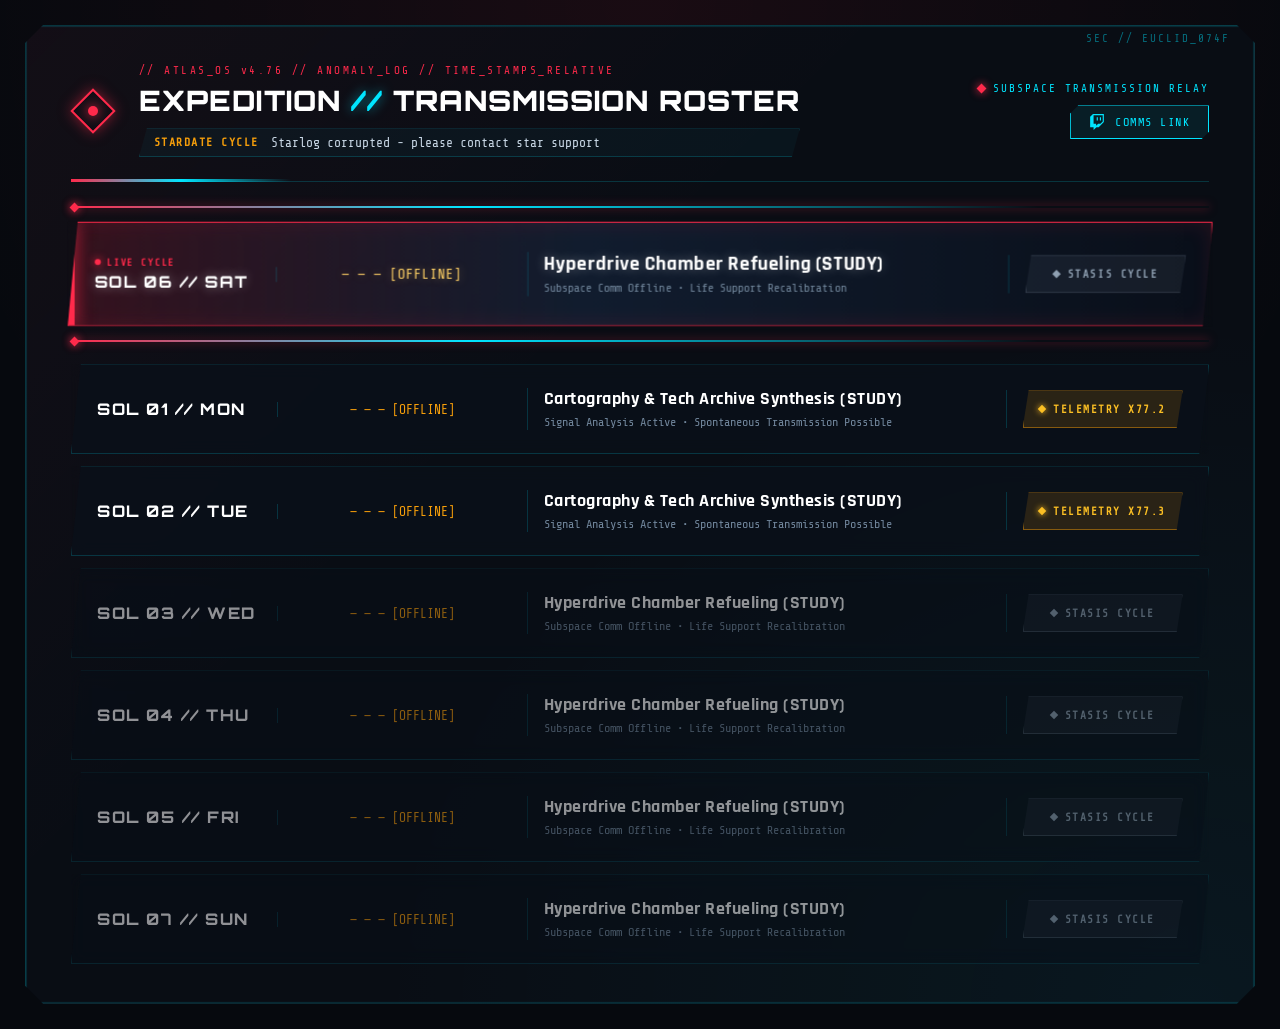
<file: index.html>
<!DOCTYPE html>
<html lang="en">

<head>
    <meta charset="UTF-8">
    <meta name="viewport" content="width=device-width, initial-scale=1.0">
    <title>Galactic Atlas // Planetary Dispatch Terminal</title>
   <link rel="icon" href="data:,">

    <!-- Google Fonts: Orbitron for sci-fi terminal headers & Share Tech Mono for telemetry HUD -->
    <link rel="preconnect" href="https://fonts.googleapis.com">
    <link rel="preconnect" href="https://fonts.gstatic.com" crossorigin>
    <link
        href="https://fonts.googleapis.com/css2?family=Orbitron:wght@600;800;900&family=Rajdhani:wght@500;600;700&family=Share+Tech+Mono&display=swap"
        rel="stylesheet">

    <link rel="stylesheet" href="style.css">
    <script src="script.js" defer></script>
</head>

<body>
    <div class="schedule-canvas">
        <header class="header">
            <div class="atlas-icon" aria-hidden="true">
                <div class="atlas-diamond"></div>
                <div class="atlas-core"></div>
            </div>

            <div class="title-group">
                <div class="terminal-prefix">// ATLAS_OS v4.76 // ANOMALY_LOG // TIME_STAMPS_RELATIVE</div>
                <h1 class="main-title">EXPEDITION <span>//</span> TRANSMISSION ROSTER </h1>
                <div class="date-badge">
                    <span class="label">STARDATE CYCLE</span>
                    <span class="range" id="schedule-date-range">Sept 7 — Sept 13, 2026</span>
                </div>
            </div>

            <div class="header-actions">
                <div class="sub-title">SUBSPACE TRANSMISSION RELAY</div>

                <a href="https://twitch.tv/Soreyasu" target="_blank" rel="noopener noreferrer" class="twitch-btn">
                    <svg viewBox="0 0 24 24" aria-hidden="true">
                        <path
                            d="M11.571 4.714h1.715v5.143H11.57zm4.715 0H18v5.143h-1.714zM6 0L1.714 4.286v15.428h5.143V24l4.286-4.286h3.428L22.286 12V0zm14.571 11.143l-3.428 3.428h-3.429l-3 3v-3H6.857V1.714h13.714Z" />
                    </svg>
                    <span>COMMS LINK</span>
                </a>
            </div>
        </header>

        <main class="shelving-unit" id="schedule-container"></main>
    </div>
</body>

</html>
</file>
<file: style.css>
:root {
    /* No Man's Sky Palette: Deep Space Void, Crimson Atlas Red, Anomaly Cyan, Amber Gold */
    --nms-void: #06090e;
    --nms-surface: rgba(10, 16, 26, 0.75);
    --nms-surface-hover: rgba(16, 26, 42, 0.9);
    --nms-border: rgba(0, 229, 255, 0.18);
    --nms-border-bright: rgba(0, 229, 255, 0.55);

    --atlas-crimson: #ff2a4b;
    --hud-cyan: #00e5ff;
    --hud-amber: #f59e0b;
    --text-primary: #e6f1f5;
    --text-muted: #72879d;

    /* Status classes */
    --status-rest-bg: rgba(90, 105, 120, 0.15);
    --status-rest-text: #8fa0b2;
    --status-rest-border: rgba(143, 160, 178, 0.3);

    --status-active-bg: rgba(255, 42, 75, 0.14);
    --status-active-text: #ff4d6a;
    --status-active-border: rgba(255, 42, 75, 0.45);

    --status-recon-bg: rgba(0, 229, 255, 0.12);
    --status-recon-text: #00e5ff;
    --status-recon-border: rgba(0, 229, 255, 0.45);

    --status-warp-bg: rgba(245, 158, 11, 0.14);
    --status-warp-text: #fbbf24;
    --status-warp-border: rgba(245, 158, 11, 0.45);
}

* {
    box-sizing: border-box;
    margin: 0;
    padding: 0;
    user-select: none;
}

body {
    background-color: var(--nms-void);
    background-image: 
        radial-gradient(1px 1px at 20% 30%, rgba(255, 255, 255, 0.6), transparent),
        radial-gradient(1.5px 1.5px at 80% 40%, rgba(0, 229, 255, 0.7), transparent),
        radial-gradient(1px 1px at 45% 75%, rgba(255, 42, 75, 0.5), transparent),
        radial-gradient(circle at 50% 0%, rgba(255, 42, 75, 0.08) 0%, transparent 60%);
    min-height: 100dvh;
    display: flex;
    justify-content: center;
    align-items: center;
    font-family: 'Rajdhani', sans-serif;
    padding: clamp(12px, 2vw, 25px);
    color: var(--text-primary);
    overflow-x: hidden;
    overflow-y: auto;
}

/* Outer HUD Frame */
.schedule-canvas {
    width: 100%;
    max-width: 1800px;
    background:
        linear-gradient(135deg, rgba(255, 42, 75, 0.04) 0%, transparent 40%),
        radial-gradient(ellipse at 95% 100%, rgba(0, 229, 255, 0.05) 0%, transparent 50%),
        #090d14;
    border: 1px solid var(--nms-border);
    clip-path: polygon(
        0 18px, 18px 0,
        calc(100% - 18px) 0, 100% 18px,
        100% calc(100% - 18px), calc(100% - 18px) 100%,
        18px 100%, 0 calc(100% - 18px)
    );
    box-shadow: 0 35px 85px -15px rgba(0, 0, 0, 0.95), inset 0 0 1px 1px rgba(0, 229, 255, 0.15);
    padding: clamp(20px, 3vw, 55px) clamp(16px, 3.5vw, 70px);
    display: flex;
    flex-direction: column;
    position: relative;
}

/* Corner HUD crosshairs */
.schedule-canvas::before {
    content: "SEC // EUCLID_074F";
    position: absolute;
    top: 6px;
    right: 24px;
    font-family: 'Share Tech Mono', monospace;
    font-size: 11px;
    letter-spacing: 2px;
    color: rgba(0, 229, 255, 0.45);
}

.header {
    display: flex;
    align-items: center;
    gap: 24px;
    padding-bottom: 24px;
    border-bottom: 1px solid var(--nms-border);
    margin-bottom: 24px;
    position: relative;
    width: 100%;
}

.header::after {
    content: '';
    position: absolute;
    bottom: -1px;
    left: 0;
    width: 220px;
    height: 3px;
    background: linear-gradient(90deg, var(--atlas-crimson), var(--hud-cyan), transparent);
}

/* Minimalist Atlas Diamond */
.atlas-icon {
    position: relative;
    width: 44px;
    height: 58px;
    display: flex;
    align-items: center;
    justify-content: center;
    flex-shrink: 0;
}

.atlas-diamond {
    width: 32px;
    height: 32px;
    border: 2px solid var(--atlas-crimson);
    transform: rotate(45deg);
    box-shadow: 0 0 14px rgba(255, 42, 75, 0.5);
}

.atlas-core {
    position: absolute;
    width: 10px;
    height: 10px;
    background: var(--atlas-crimson);
    border-radius: 50%;
    box-shadow: 0 0 12px var(--atlas-crimson);
}

.title-group {
    display: flex;
    flex-direction: column;
    gap: 6px;
}

.terminal-prefix {
    font-family: 'Share Tech Mono', monospace;
    font-size: clamp(11px, 0.85vw, 13px);
    color: var(--atlas-crimson);
    letter-spacing: 2.5px;
}

.main-title {
    font-family: 'Orbitron', sans-serif;
    font-size: clamp(18px, 2.2vw, 40px);
    font-weight: 900;
    letter-spacing: 1px;
    color: #ffffff;
}

.main-title span {
    color: var(--hud-cyan);
    text-shadow: 0 0 12px rgba(0, 229, 255, 0.6);
}

.date-badge {
    display: inline-flex;
    align-items: center;
    gap: 12px;
    background: rgba(0, 229, 255, 0.04);
    border: 1px solid var(--nms-border);
    padding: 6px 14px;
    clip-path: polygon(8px 0, 100% 0, calc(100% - 8px) 100%, 0 100%);
    font-family: 'Share Tech Mono', monospace;
    margin-top: 4px;
}

.date-badge .label {
    font-size: clamp(11px, 0.9vw, 14px);
    font-weight: 700;
    color: var(--hud-amber);
    letter-spacing: 1.5px;
}

.date-badge .range {
    font-size: clamp(13px, 1vw, 16px);
    color: #c9d8e6;
}

.header-actions {
    display: flex;
    flex-direction: column;
    align-items: flex-end;
    gap: 10px;
    margin-left: auto;
}

.sub-title {
    font-family: 'Share Tech Mono', monospace;
    font-size: clamp(11px, 0.85vw, 14px);
    color: var(--hud-cyan);
    letter-spacing: 2px;
    display: flex;
    align-items: center;
    gap: 8px;
}

.sub-title::before {
    content: '';
    width: 7px;
    height: 7px;
    background: var(--atlas-crimson);
    transform: rotate(45deg);
    box-shadow: 0 0 8px var(--atlas-crimson);
}

.twitch-btn {
    display: inline-flex;
    align-items: center;
    gap: 10px;
    background: rgba(0, 229, 255, 0.08);
    color: var(--hud-cyan);
    border: 1px solid var(--hud-cyan);
    padding: 8px 18px;
    font-family: 'Share Tech Mono', monospace;
    font-size: clamp(12px, 0.9vw, 14px);
    letter-spacing: 1.5px;
    text-decoration: none;
    clip-path: polygon(8px 0, 100% 0, 100% calc(100% - 8px), calc(100% - 8px) 100%, 0 100%, 0 8px);
    transition: all 0.25s ease;
}

.twitch-btn svg {
    width: 16px;
    height: 16px;
    fill: currentColor;
}

.twitch-btn:hover {
    background: var(--hud-cyan);
    color: var(--nms-void);
    box-shadow: 0 0 20px rgba(0, 229, 255, 0.5);
    transform: translateY(-2px);
}

.shelving-unit {
    display: flex;
    flex-direction: column;
    gap: 12px;
    width: 100%;
}

/* Framing lines above and below Today */
.accent-boundary-line {
    width: 100%;
    height: 2px;
    background: linear-gradient(90deg, var(--atlas-crimson) 0%, var(--hud-cyan) 35%, transparent 85%);
    box-shadow: 0 0 10px rgba(255, 42, 75, 0.55);
    position: relative;
}

.accent-boundary-line::before {
    content: '';
    position: absolute;
    left: 0;
    top: -2.5px;
    width: 7px;
    height: 7px;
    background: var(--atlas-crimson);
    box-shadow: 0 0 8px var(--atlas-crimson);
    transform: rotate(45deg);
}

.accent-boundary-line.line-top {
    margin-bottom: 2px;
}

.accent-boundary-line.line-bottom {
    margin-top: 2px;
    margin-bottom: 10px;
}

/* Sci-fi HUD Shelf Row */
.shelf-row {
    flex-shrink: 0;
    min-height: 90px;
    display: grid;
    grid-template-columns: minmax(130px, 180px) minmax(190px, 250px) minmax(0, 1fr) auto;
    align-items: center;
    position: relative;
    background: var(--nms-surface);
    backdrop-filter: blur(8px);
    border: 1px solid var(--nms-border);
    clip-path: polygon(10px 0, 100% 0, calc(100% - 10px) 100%, 0 100%);
    padding: 12px clamp(16px, 2vw, 32px);
    transition: all 0.25s ease;
}

.shelf-row:hover {
    background: var(--nms-surface-hover);
    border-color: var(--nms-border-bright);
    transform: translateX(5px);
}

.shelf-row::before {
    content: '';
    position: absolute;
    left: 0;
    top: 0;
    bottom: 0;
    width: 4px;
    background: transparent;
    transition: background 0.25s ease;
}

.shelf-row:hover::before {
    background: var(--hud-cyan);
    box-shadow: 0 0 12px var(--hud-cyan);
}

/* Featured / Active Day Row (Between Both Lines) */
.shelf-row.is-today {
    min-height: 104px;
    background: linear-gradient(90deg, rgba(255, 42, 75, 0.16) 0%, rgba(18, 30, 48, 0.95) 45%, rgba(10, 16, 26, 0.95) 100%);
    border: 1.5px solid var(--atlas-crimson);
    box-shadow:
        0 0 28px rgba(255, 42, 75, 0.25),
        inset 0 0 20px rgba(255, 42, 75, 0.12);
    transform: scale(1.006);
    position: relative;
    z-index: 2;
}

.shelf-row.is-today:hover {
    transform: scale(1.006) translateX(4px);
    border-color: #ff5e78;
}

.shelf-row.is-today::before {
    background: var(--atlas-crimson);
    width: 6px;
    box-shadow: 0 0 16px var(--atlas-crimson);
}

.shelf-row.is-today .day-label {
    color: #ffffff;
    text-shadow: 0 0 12px rgba(255, 255, 255, 0.4);
}

.shelf-row.is-today .time-slot {
    font-size: clamp(14px, 1.05vw, 18px);
    color: #ffd166;
    text-shadow: 0 0 10px rgba(255, 209, 102, 0.4);
}

.shelf-row.is-today .case-title {
    font-size: clamp(20px, 1.35vw, 24px);
    color: #ffffff;
    text-shadow: 0 0 12px rgba(255, 255, 255, 0.3);
}

/* Pulsing "LIVE CYCLE" text tag inside the day slot */
.live-ping-tag {
    display: inline-flex;
    align-items: center;
    gap: 6px;
    font-family: 'Share Tech Mono', monospace;
    font-size: 10px;
    letter-spacing: 1.8px;
    color: var(--atlas-crimson);
    font-weight: 700;
}

.live-ping-tag::before {
    content: '';
    width: 6px;
    height: 6px;
    border-radius: 50%;
    background: var(--atlas-crimson);
    box-shadow: 0 0 8px var(--atlas-crimson);
    animation: atlas-pulse 1.8s infinite ease-in-out;
}

@keyframes atlas-pulse {
    0%, 100% {
        transform: scale(1);
        opacity: 1;
    }
    50% {
        transform: scale(1.4);
        opacity: 0.35;
    }
}

.day-slot {
    font-family: 'Orbitron', sans-serif;
    font-size: clamp(16px, 1.2vw, 21px);
    font-weight: 800;
    color: #ffffff;
    letter-spacing: 1.5px;
    padding-right: 12px;
    white-space: nowrap;
    display: flex;
    flex-direction: column;
    justify-content: center;
    gap: 4px;
}

.day-label {
    display: inline-block;
}

.time-slot {
    font-family: 'Share Tech Mono', monospace;
    font-size: clamp(13px, 0.95vw, 16px);
    font-weight: 500;
    color: var(--hud-amber);
    padding: 0 clamp(10px, 1vw, 18px);
    border-left: 1px solid var(--nms-border);
    white-space: nowrap;
    text-align: center;
}

.activity-slot {
    display: flex;
    flex-direction: column;
    justify-content: center;
    padding: 0 clamp(12px, 1.2vw, 24px);
    border-left: 1px solid var(--nms-border);
    min-width: 0;
}

.case-title {
    font-size: clamp(18px, 1.25vw, 22px);
    font-weight: 700;
    color: #ffffff;
    letter-spacing: 0.5px;
    line-height: 1.25;
    word-break: break-word;
}

.case-details {
    font-family: 'Share Tech Mono', monospace;
    font-size: clamp(12px, 0.85vw, 15px);
    color: var(--text-muted);
    margin-top: 4px;
    line-height: 1.3;
    word-break: break-word;
}

.status-slot {
    display: flex;
    justify-content: center;
    align-items: center;
    padding-left: clamp(12px, 1.2vw, 24px);
    border-left: 1px solid var(--nms-border);
    flex-shrink: 0;
}

.seal-badge {
    font-family: 'Share Tech Mono', monospace;
    font-size: clamp(11px, 0.8vw, 13px);
    font-weight: 700;
    width: clamp(160px, 11vw, 200px);
    height: clamp(38px, 2.4vw, 44px);
    letter-spacing: 1.5px;
    text-transform: uppercase;
    clip-path: polygon(6px 0, 100% 0, calc(100% - 6px) 100%, 0 100%);
    display: flex;
    text-align: center;
    justify-content: center;
    align-items: center;
    gap: 8px;
    padding: 0 10px;
    white-space: nowrap;
}

.seal-badge::before {
    content: '';
    width: 6px;
    height: 6px;
    transform: rotate(45deg);
    flex-shrink: 0;
}

.status-rest {
    background: var(--status-rest-bg);
    color: var(--status-rest-text);
    border: 1px solid var(--status-rest-border);
}
.status-rest::before { background: var(--status-rest-text); }

.status-active {
    background: var(--status-active-bg);
    color: var(--status-active-text);
    border: 1px solid var(--status-active-border);
}
.status-active::before { background: var(--status-active-text); box-shadow: 0 0 6px var(--status-active-text); }

.status-investigation {
    background: var(--status-recon-bg);
    color: var(--status-recon-text);
    border: 1px solid var(--status-recon-border);
}
.status-investigation::before { background: var(--status-recon-text); box-shadow: 0 0 6px var(--status-recon-text); }

.status-special {
    background: var(--status-warp-bg);
    color: var(--status-warp-text);
    border: 1px solid var(--status-warp-border);
}
.status-special::before { background: var(--status-warp-text); box-shadow: 0 0 6px var(--status-warp-text); }

/* Media Query */

@media (min-width:600px) and (max-width: 1260px) {
     .header {
        display: flex;
        flex-direction: column;
        align-items: center;
        text-align: center;
        justify-content: center;
        gap: 12px;

    }
    .date-badge {
        justify-content: center;
    }

    .shelf-row {
        grid-template-columns: 1fr auto;
        grid-template-areas:
            "day time"
            "activity activity"
            "badge badge";
        clip-path: none;
        gap: 10px;
        padding: 14px;
    }

    .shelf-row:hover,
    .shelf-row.is-today {
        transform: none;
    }

    .day-slot {
        grid-area: day;
        padding-right: 0;
    }

    .time-slot {
        grid-area: time;
        text-align: right;
        border-left: none;
        padding: 0;
    }

    .activity-slot {
        grid-area: activity;
        border-left: none;
        border-top: 1px solid var(--nms-border);
        border-bottom: 1px solid var(--nms-border);
        padding: 5px 0;
    }

    .status-slot {
        grid-area: badge;
        border-left: none;
        padding-left: 0;
        width: 100%;
    }

    .seal-badge {
        width: 100%;
        clip-path: none;
    }
}

@media (min-width:320px) and (max-width: 600px) {

    .header {
        display: flex;
        flex-direction: column;
        align-items: center;
        text-align: center;
        justify-content: center;
        gap: 12px;
    }

    .shelf-row {
        display: flex;
        flex-direction: column;
        align-items: flex-start;
        gap: 10px;
    }

    .shelf-row:hover,
    .shelf-row.is-today {
        transform: none;
    }

    .live-ping-tag,
    .day-slot,
    .time-slot,
    .case-title,
    .case-details {
        padding: 0 0 0 2px;
    }
    .time-slot {
        border-left: none;
        padding-left: 0;
    }

    .activity-slot {
        border-left: none;
        border-top: 1px solid var(--nms-border);
        border-bottom: 1px solid var(--nms-border);
        padding: 5px;
        width: 100%;
        text-align: center;
    }

    .status-slot {
        text-align: center;
        border-left: none;
        padding-left: 0;
        width: 100%;
    }

    .seal-badge {
        width: 100%;
        clip-path: none;
    }
}
</file>
